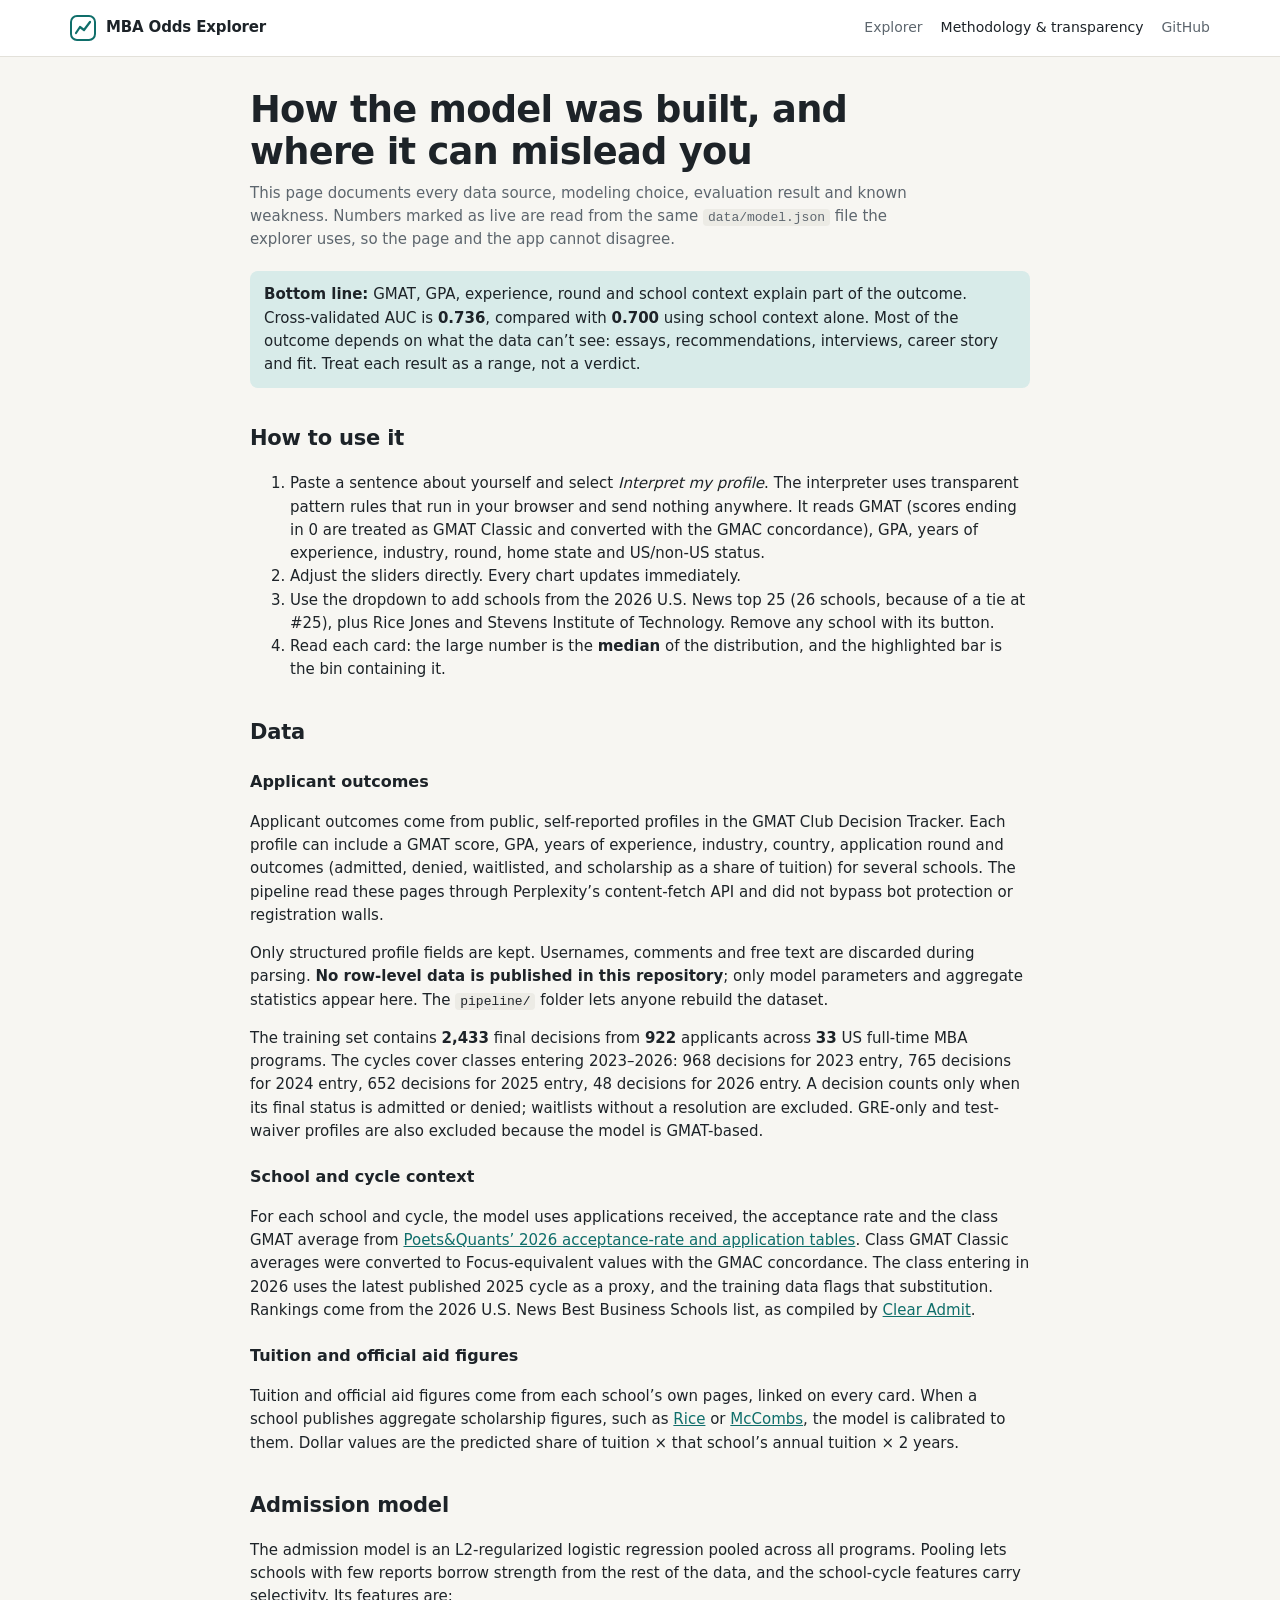
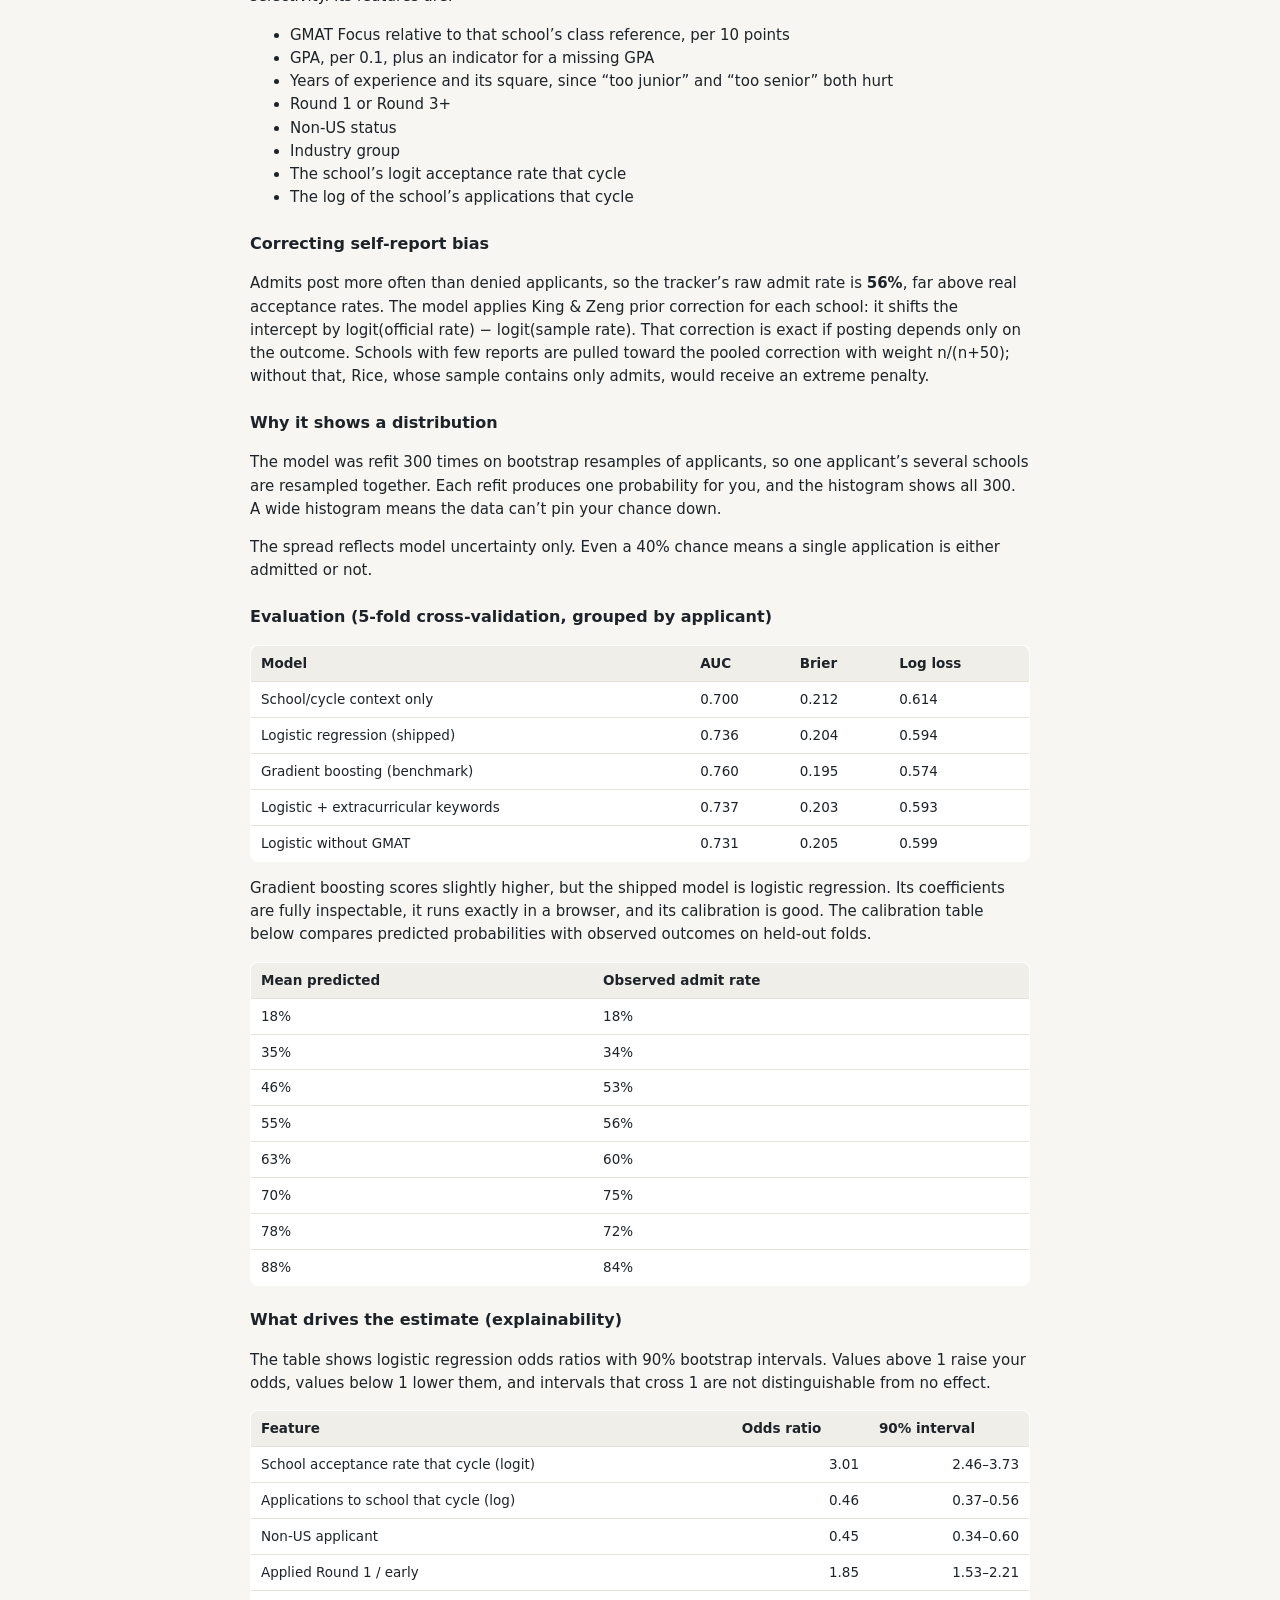
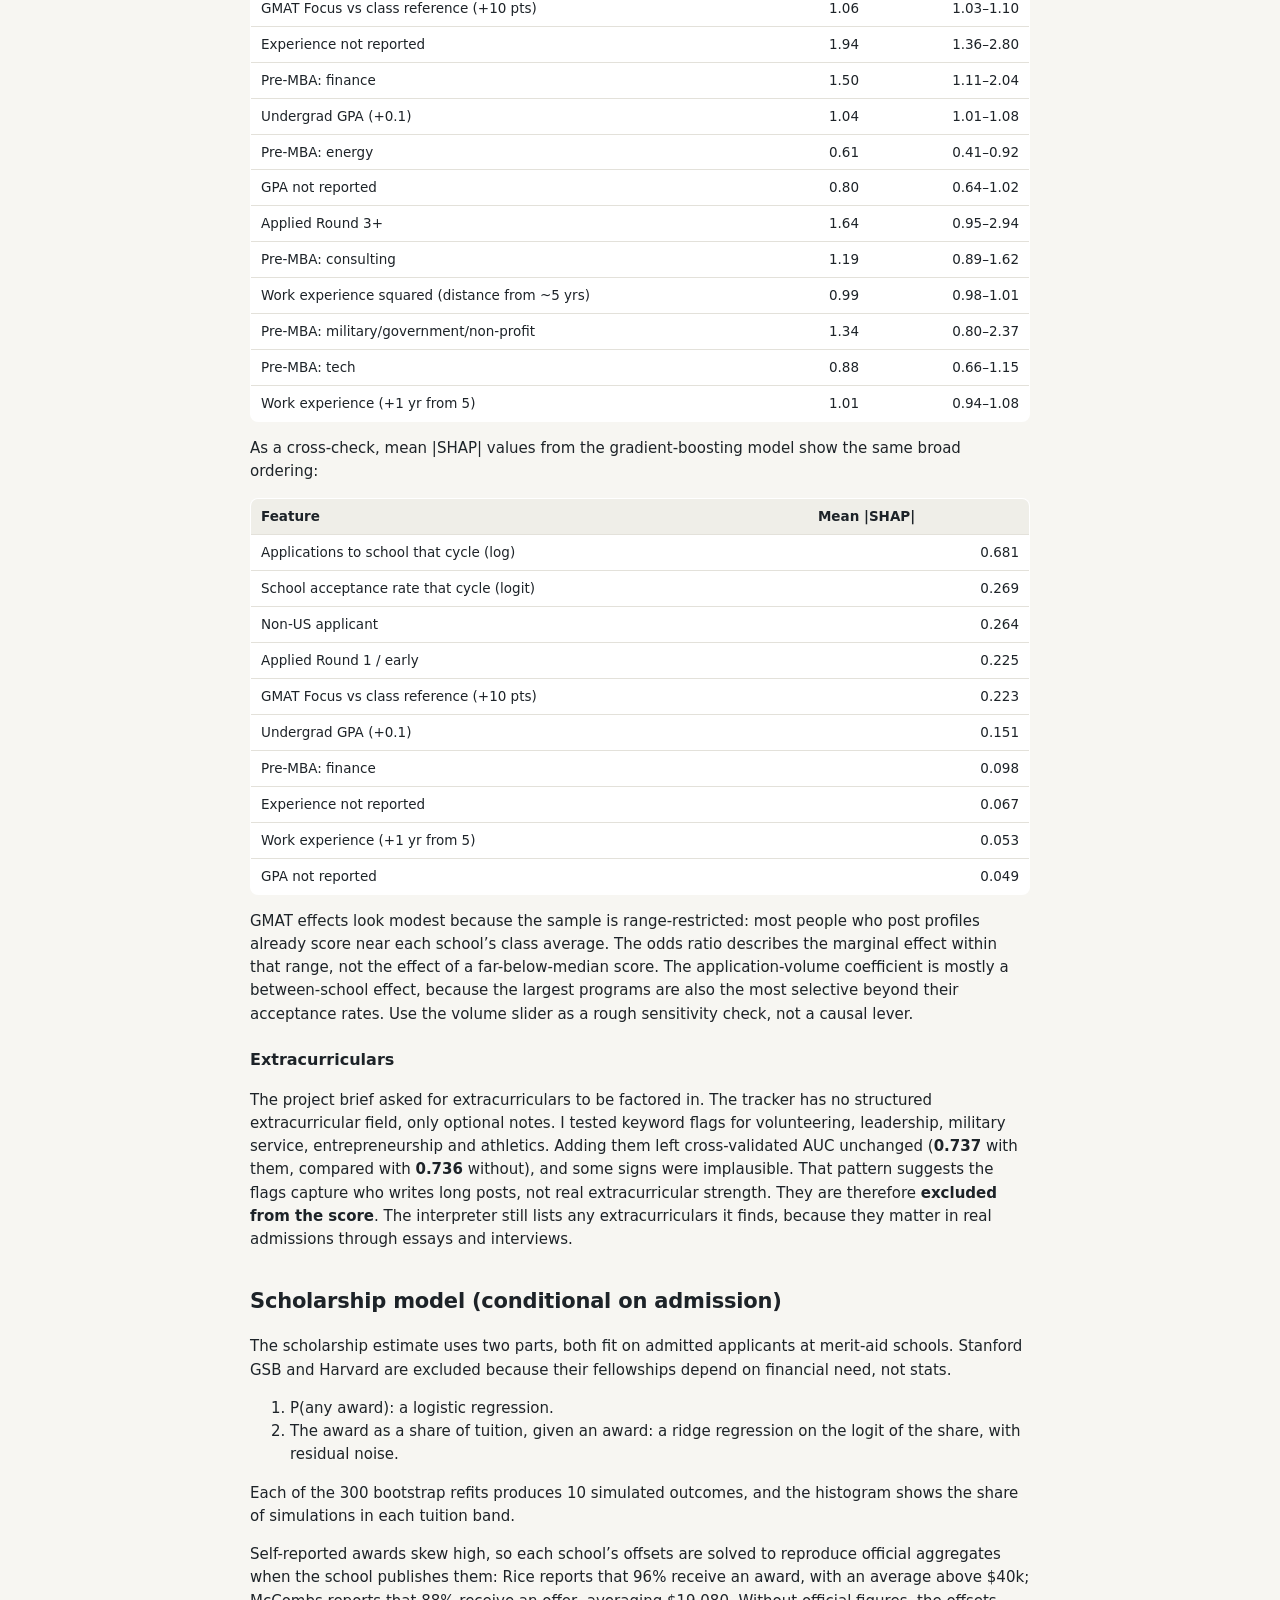
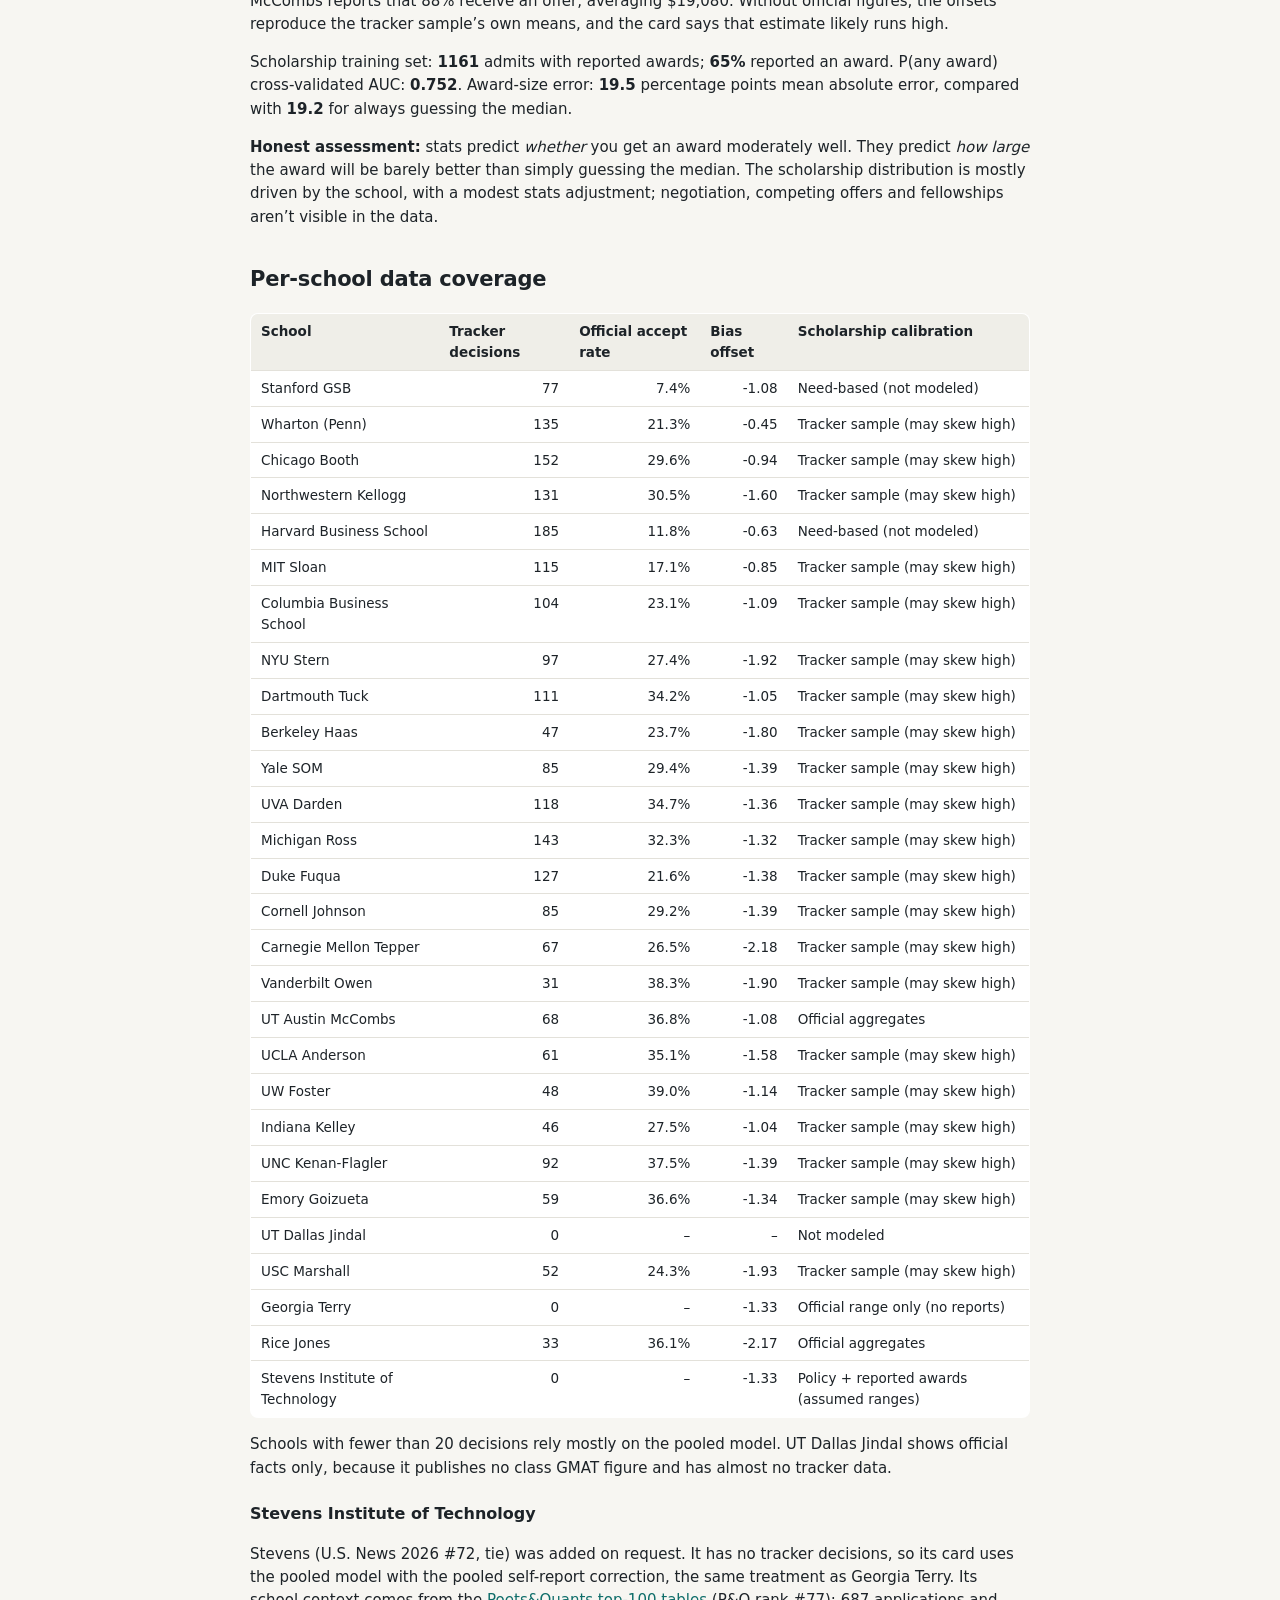
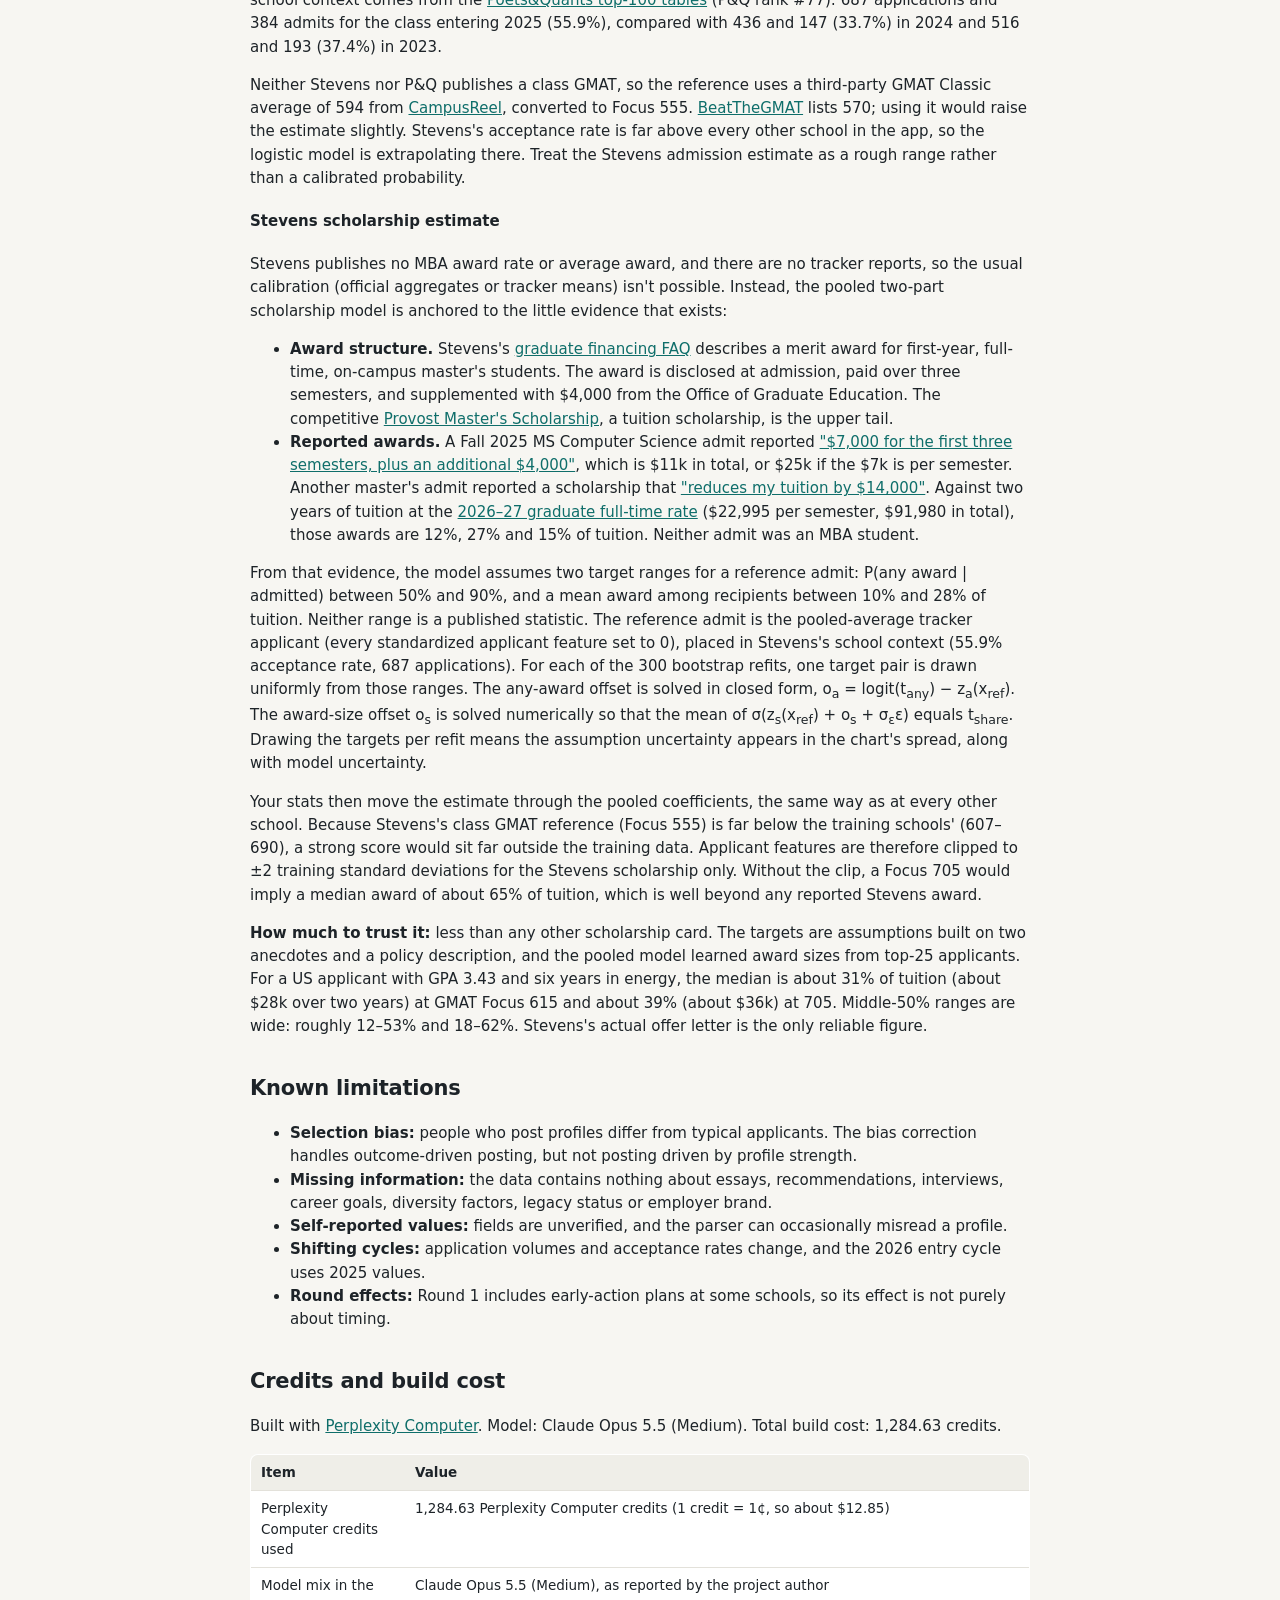
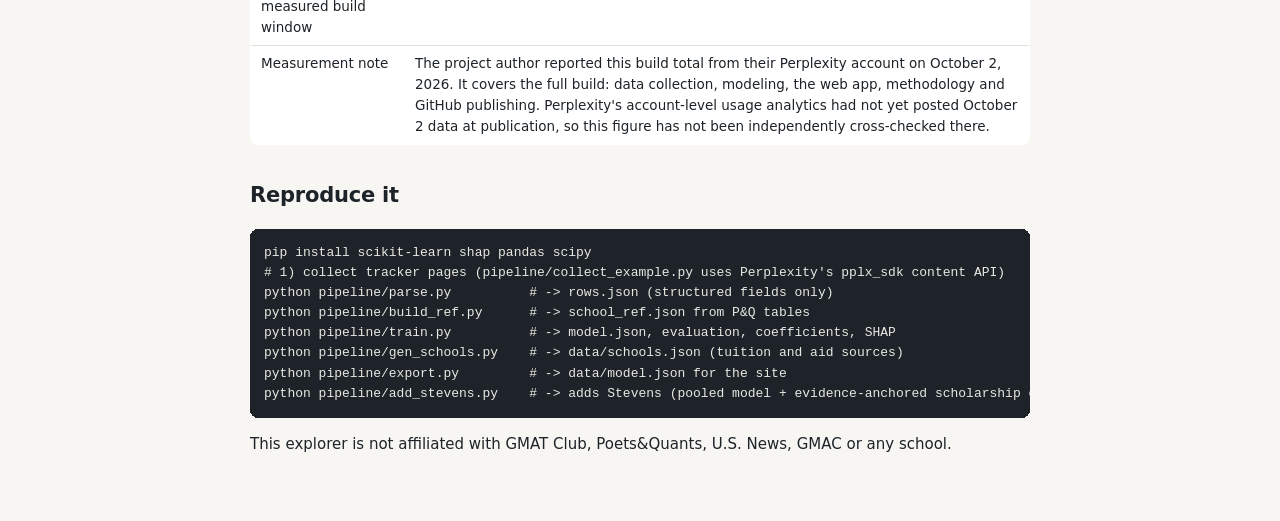
<file: methodology.html>
<!doctype html>
<html lang="en">
<head>
<meta charset="utf-8">
<meta name="viewport" content="width=device-width, initial-scale=1">
<title>Methodology &amp; transparency · MBA Odds Explorer</title>
<link rel="stylesheet" href="assets/style.css">
</head>
<body>
<header class="top"><div class="wrap">
  <div class="brand">
    <svg width="26" height="26" viewBox="0 0 26 26" aria-label="logo"><rect x="1" y="1" width="24" height="24" rx="6" fill="none" stroke="#0f6e6a" stroke-width="2"/><path d="M6 18 L10 12 L14 15 L20 7" fill="none" stroke="#0f6e6a" stroke-width="2.2" stroke-linecap="round" stroke-linejoin="round"/></svg>
    MBA Odds Explorer
  </div>
  <nav><a href="index.html">Explorer</a><a class="on" href="methodology.html">Methodology &amp; transparency</a><a href="https://github.com/bdas123/mba-admissions-predictor">GitHub</a></nav>
</div></header>

<main class="wrap doc">
<h1>How the model was built, and where it can mislead you</h1>
<p class="lede">This page documents every data source, modeling choice, evaluation result and known weakness. Numbers marked as live are read from the same <code>data/model.json</code> file the explorer uses, so the page and the app cannot disagree.</p>

<div class="callout"><strong>Bottom line:</strong> GMAT, GPA, experience, round and school context explain part of the outcome. Cross-validated AUC is <b class="live" data-k="auc_lr">–</b>, compared with <b class="live" data-k="auc_base">–</b> using school context alone. Most of the outcome depends on what the data can’t see: essays, recommendations, interviews, career story and fit. Treat each result as a range, not a verdict.</div>

<h2>How to use it</h2>
<ol>
  <li>Paste a sentence about yourself and select <em>Interpret my profile</em>. The interpreter uses transparent pattern rules that run in your browser and send nothing anywhere. It reads GMAT (scores ending in 0 are treated as GMAT Classic and converted with the GMAC concordance), GPA, years of experience, industry, round, home state and US/non-US status.</li>
  <li>Adjust the sliders directly. Every chart updates immediately.</li>
  <li>Use the dropdown to add schools from the 2026 U.S. News top 25 (26 schools, because of a tie at #25), plus Rice Jones and Stevens Institute of Technology. Remove any school with its button.</li>
  <li>Read each card: the large number is the <strong>median</strong> of the distribution, and the highlighted bar is the bin containing it.</li>
</ol>

<h2>Data</h2>
<h3>Applicant outcomes</h3>
<p>Applicant outcomes come from public, self-reported profiles in the GMAT Club Decision Tracker. Each profile can include a GMAT score, GPA, years of experience, industry, country, application round and outcomes (admitted, denied, waitlisted, and scholarship as a share of tuition) for several schools. The pipeline read these pages through Perplexity’s content-fetch API and did not bypass bot protection or registration walls.</p>
<p>Only structured profile fields are kept. Usernames, comments and free text are discarded during parsing. <strong>No row-level data is published in this repository</strong>; only model parameters and aggregate statistics appear here. The <code>pipeline/</code> folder lets anyone rebuild the dataset.</p>
<p>The training set contains <b class="live" data-k="n_train">–</b> final decisions from <b class="live" data-k="n_app">–</b> applicants across <b class="live" data-k="n_sch">–</b> US full-time MBA programs. The cycles cover classes entering 2023–2026: <span class="live" data-k="intake">–</span>. A decision counts only when its final status is admitted or denied; waitlists without a resolution are excluded. GRE-only and test-waiver profiles are also excluded because the model is GMAT-based.</p>
<h3>School and cycle context</h3>
<p>For each school and cycle, the model uses applications received, the acceptance rate and the class GMAT average from <a href="https://poetsandquants.com/2026/08/02/acceptance-rates-yield-apps-at-the-top-100-u-s-mba-programs-for-2026/">Poets&amp;Quants’ 2026 acceptance-rate and application tables</a>. Class GMAT Classic averages were converted to Focus-equivalent values with the GMAC concordance. The class entering in 2026 uses the latest published 2025 cycle as a proxy, and the training data flags that substitution. Rankings come from the 2026 U.S. News Best Business Schools list, as compiled by <a href="https://www.clearadmit.com/mba-rankings/usnews/">Clear Admit</a>.</p>
<h3>Tuition and official aid figures</h3>
<p>Tuition and official aid figures come from each school’s own pages, linked on every card. When a school publishes aggregate scholarship figures, such as <a href="https://business.rice.edu/admissions-blog/guide-to-2025-full-time-MBA-scholarships">Rice</a> or <a href="https://blogs.mccombs.utexas.edu/mba-insider/funding-your-texas-mccombs-full-time-mba-investment-impact/">McCombs</a>, the model is calibrated to them. Dollar values are the predicted share of tuition × that school’s annual tuition × 2 years.</p>

<h2>Admission model</h2>
<p>The admission model is an L2-regularized logistic regression pooled across all programs. Pooling lets schools with few reports borrow strength from the rest of the data, and the school-cycle features carry selectivity. Its features are:</p>
<ul>
  <li>GMAT Focus relative to that school’s class reference, per 10 points</li>
  <li>GPA, per 0.1, plus an indicator for a missing GPA</li>
  <li>Years of experience and its square, since “too junior” and “too senior” both hurt</li>
  <li>Round 1 or Round 3+</li>
  <li>Non-US status</li>
  <li>Industry group</li>
  <li>The school’s logit acceptance rate that cycle</li>
  <li>The log of the school’s applications that cycle</li>
</ul>

<h3>Correcting self-report bias</h3>
<p>Admits post more often than denied applicants, so the tracker’s raw admit rate is <b class="live" data-k="train_rate">–</b>, far above real acceptance rates. The model applies King &amp; Zeng prior correction for each school: it shifts the intercept by logit(official rate) − logit(sample rate). That correction is exact if posting depends only on the outcome. Schools with few reports are pulled toward the pooled correction with weight n/(n+50); without that, Rice, whose sample contains only admits, would receive an extreme penalty.</p>

<h3>Why it shows a distribution</h3>
<p>The model was refit 300 times on bootstrap resamples of applicants, so one applicant’s several schools are resampled together. Each refit produces one probability for you, and the histogram shows all 300. A wide histogram means the data can’t pin your chance down.</p>
<p>The spread reflects model uncertainty only. Even a 40% chance means a single application is either admitted or not.</p>

<h3>Evaluation (5-fold cross-validation, grouped by applicant)</h3>
<table id="evalTbl"><thead><tr><th>Model</th><th>AUC</th><th>Brier</th><th>Log loss</th></tr></thead><tbody></tbody></table>
<p>Gradient boosting scores slightly higher, but the shipped model is logistic regression. Its coefficients are fully inspectable, it runs exactly in a browser, and its calibration is good. The calibration table below compares predicted probabilities with observed outcomes on held-out folds.</p>
<table id="calTbl"><thead><tr><th>Mean predicted</th><th>Observed admit rate</th></tr></thead><tbody></tbody></table>

<h3>What drives the estimate (explainability)</h3>
<p>The table shows logistic regression odds ratios with 90% bootstrap intervals. Values above 1 raise your odds, values below 1 lower them, and intervals that cross 1 are not distinguishable from no effect.</p>
<table id="coefTbl"><thead><tr><th>Feature</th><th class="num">Odds ratio</th><th class="num">90% interval</th></tr></thead><tbody></tbody></table>
<p>As a cross-check, mean |SHAP| values from the gradient-boosting model show the same broad ordering:</p>
<table id="shapTbl"><thead><tr><th>Feature</th><th class="num">Mean |SHAP|</th></tr></thead><tbody></tbody></table>
<p>GMAT effects look modest because the sample is range-restricted: most people who post profiles already score near each school’s class average. The odds ratio describes the marginal effect within that range, not the effect of a far-below-median score. The application-volume coefficient is mostly a between-school effect, because the largest programs are also the most selective beyond their acceptance rates. Use the volume slider as a rough sensitivity check, not a causal lever.</p>

<h3 id="extracurriculars">Extracurriculars</h3>
<p>The project brief asked for extracurriculars to be factored in. The tracker has no structured extracurricular field, only optional notes. I tested keyword flags for volunteering, leadership, military service, entrepreneurship and athletics. Adding them left cross-validated AUC unchanged (<b class="live" data-k="auc_ec">–</b> with them, compared with <b class="live" data-k="auc_lr2">–</b> without), and some signs were implausible. That pattern suggests the flags capture who writes long posts, not real extracurricular strength. They are therefore <strong>excluded from the score</strong>. The interpreter still lists any extracurriculars it finds, because they matter in real admissions through essays and interviews.</p>

<h2>Scholarship model (conditional on admission)</h2>
<p>The scholarship estimate uses two parts, both fit on admitted applicants at merit-aid schools. Stanford GSB and Harvard are excluded because their fellowships depend on financial need, not stats.</p>
<ol>
  <li>P(any award): a logistic regression.</li>
  <li>The award as a share of tuition, given an award: a ridge regression on the logit of the share, with residual noise.</li>
</ol>
<p>Each of the 300 bootstrap refits produces 10 simulated outcomes, and the histogram shows the share of simulations in each tuition band.</p>
<p>Self-reported awards skew high, so each school’s offsets are solved to reproduce official aggregates when the school publishes them: Rice reports that 96% receive an award, with an average above $40k; McCombs reports that 88% receive an offer, averaging $19,080. Without official figures, the offsets reproduce the tracker sample’s own means, and the card says that estimate likely runs high.</p>
<p class="live-block" id="schEval"></p>
<p><strong>Honest assessment:</strong> stats predict <em>whether</em> you get an award moderately well. They predict <em>how large</em> the award will be barely better than simply guessing the median. The scholarship distribution is mostly driven by the school, with a modest stats adjustment; negotiation, competing offers and fellowships aren’t visible in the data.</p>

<h2>Per-school data coverage</h2>
<table id="covTbl"><thead><tr><th>School</th><th class="num">Tracker decisions</th><th class="num">Official accept rate</th><th class="num">Bias offset</th><th>Scholarship calibration</th></tr></thead><tbody></tbody></table>
<p>Schools with fewer than 20 decisions rely mostly on the pooled model. UT Dallas Jindal shows official facts only, because it publishes no class GMAT figure and has almost no tracker data.</p>
<h3 id="stevens">Stevens Institute of Technology</h3>
<p>Stevens (U.S. News 2026 #72, tie) was added on request. It has no tracker decisions, so its card uses the pooled model with the pooled self-report correction, the same treatment as Georgia Terry. Its school context comes from the <a href="https://poetsandquants.com/2026/08/02/acceptance-rates-yield-apps-at-the-top-100-u-s-mba-programs-for-2026/">Poets&amp;Quants top-100 tables</a> (P&amp;Q rank #77): 687 applications and 384 admits for the class entering 2025 (55.9%), compared with 436 and 147 (33.7%) in 2024 and 516 and 193 (37.4%) in 2023.</p>
<p>Neither Stevens nor P&amp;Q publishes a class GMAT, so the reference uses a third-party GMAT Classic average of 594 from <a href="https://www.campusreel.org/mba-programs/guides/stevens-institute-of-technology-mba-mba-profile-acceptance-rate-gmat-scores">CampusReel</a>, converted to Focus 555. <a href="https://www.beatthegmat.com/mba/school/stevens-institute-of-technology">BeatTheGMAT</a> lists 570; using it would raise the estimate slightly. Stevens's acceptance rate is far above every other school in the app, so the logistic model is extrapolating there. Treat the Stevens admission estimate as a rough range rather than a calibrated probability.</p>
<h4>Stevens scholarship estimate</h4>
<p>Stevens publishes no MBA award rate or average award, and there are no tracker reports, so the usual calibration (official aggregates or tracker means) isn't possible. Instead, the pooled two-part scholarship model is anchored to the little evidence that exists:</p>
<ul>
  <li><strong>Award structure.</strong> Stevens's <a href="https://www.stevens.edu/page-basic/graduate-financing-frequently-asked-questions">graduate financing FAQ</a> describes a merit award for first-year, full-time, on-campus master's students. The award is disclosed at admission, paid over three semesters, and supplemented with $4,000 from the Office of Graduate Education. The competitive <a href="https://www.stevens.edu/graduate-funding-and-aid/masters-scholarships-and-fellowships">Provost Master's Scholarship</a>, a tuition scholarship, is the upper tail.</li>
  <li><strong>Reported awards.</strong> A Fall 2025 MS Computer Science admit reported <a href="https://www.reddit.com/r/stevens/comments/1imajhm/decision_for_stevens/">"$7,000 for the first three semesters, plus an additional $4,000"</a>, which is $11k in total, or $25k if the $7k is per semester. Another master's admit reported a scholarship that <a href="https://www.reddit.com/r/stevens/comments/1kbi34d/can_i_negotiate_a_higher_scholarship_at_stevens/">"reduces my tuition by $14,000"</a>. Against two years of tuition at the <a href="https://www.stevens.edu/office-of-student-accounts/tuition-and-fees">2026–27 graduate full-time rate</a> ($22,995 per semester, $91,980 in total), those awards are 12%, 27% and 15% of tuition. Neither admit was an MBA student.</li>
</ul>
<p>From that evidence, the model assumes two target ranges for a reference admit: P(any award | admitted) between 50% and 90%, and a mean award among recipients between 10% and 28% of tuition. Neither range is a published statistic. The reference admit is the pooled-average tracker applicant (every standardized applicant feature set to 0), placed in Stevens's school context (55.9% acceptance rate, 687 applications). For each of the 300 bootstrap refits, one target pair is drawn uniformly from those ranges. The any-award offset is solved in closed form, o<sub>a</sub> = logit(t<sub>any</sub>) − z<sub>a</sub>(x<sub>ref</sub>). The award-size offset o<sub>s</sub> is solved numerically so that the mean of σ(z<sub>s</sub>(x<sub>ref</sub>) + o<sub>s</sub> + σ<sub>ε</sub>ε) equals t<sub>share</sub>. Drawing the targets per refit means the assumption uncertainty appears in the chart's spread, along with model uncertainty.</p>
<p>Your stats then move the estimate through the pooled coefficients, the same way as at every other school. Because Stevens's class GMAT reference (Focus 555) is far below the training schools' (607–690), a strong score would sit far outside the training data. Applicant features are therefore clipped to ±2 training standard deviations for the Stevens scholarship only. Without the clip, a Focus 705 would imply a median award of about 65% of tuition, which is well beyond any reported Stevens award.</p>
<p><strong>How much to trust it:</strong> less than any other scholarship card. The targets are assumptions built on two anecdotes and a policy description, and the pooled model learned award sizes from top-25 applicants. For a US applicant with GPA 3.43 and six years in energy, the median is about 31% of tuition (about $28k over two years) at GMAT Focus 615 and about 39% (about $36k) at 705. Middle-50% ranges are wide: roughly 12–53% and 18–62%. Stevens's actual offer letter is the only reliable figure.</p>

<h2>Known limitations</h2>
<ul>
  <li><strong>Selection bias:</strong> people who post profiles differ from typical applicants. The bias correction handles outcome-driven posting, but not posting driven by profile strength.</li>
  <li><strong>Missing information:</strong> the data contains nothing about essays, recommendations, interviews, career goals, diversity factors, legacy status or employer brand.</li>
  <li><strong>Self-reported values:</strong> fields are unverified, and the parser can occasionally misread a profile.</li>
  <li><strong>Shifting cycles:</strong> application volumes and acceptance rates change, and the 2026 entry cycle uses 2025 values.</li>
  <li><strong>Round effects:</strong> Round 1 includes early-action plans at some schools, so its effect is not purely about timing.</li>
</ul>

<h2 id="credits">Credits and build cost</h2>
<p id="creditsText">Built with <a href="https://www.perplexity.ai/computer">Perplexity Computer</a>. Model: Claude Opus 5.5 (Medium). Total build cost: 1,284.63 credits.</p>
<table id="creditTbl"><thead><tr><th>Item</th><th>Value</th></tr></thead><tbody>
  <tr><td>Perplexity Computer credits used</td><td id="credTotal">See note</td></tr>
  <tr><td>Model mix in the measured build window</td><td id="credModels">See note</td></tr>
  <tr><td>Measurement note</td><td id="credNote"></td></tr>
</tbody></table>

<h2>Reproduce it</h2>
<pre>pip install scikit-learn shap pandas scipy
# 1) collect tracker pages (pipeline/collect_example.py uses Perplexity's pplx_sdk content API)
python pipeline/parse.py          # -> rows.json (structured fields only)
python pipeline/build_ref.py      # -> school_ref.json from P&amp;Q tables
python pipeline/train.py          # -> model.json, evaluation, coefficients, SHAP
python pipeline/gen_schools.py    # -> data/schools.json (tuition and aid sources)
python pipeline/export.py         # -> data/model.json for the site
python pipeline/add_stevens.py    # -> adds Stevens (pooled model + evidence-anchored scholarship offsets, no retraining)</pre>
<p>This explorer is not affiliated with GMAT Club, Poets&amp;Quants, U.S. News, GMAC or any school.</p>
</main>
<script>
fetch("data/model.json").then(r => r.json()).then(M => {
  const set = (k, v) => document.querySelectorAll(`[data-k="${k}"]`).forEach(e => e.textContent = v);
  set("auc_lr", M.eval.logistic_regression.auc.toFixed(3)); set("auc_lr2", M.eval.logistic_regression.auc.toFixed(3));
  set("auc_base", M.eval.context_only_baseline.auc.toFixed(3)); set("auc_ec", M.eval.logistic_plus_extracurricular_keywords.auc.toFixed(3));
  set("n_train", M.n_train.toLocaleString()); set("n_app", M.n_applicants.toLocaleString()); set("n_sch", M.n_schools);
  set("train_rate", (100 * M.train_admit_rate).toFixed(0) + "%");
  set("intake", Object.entries(M.intake_counts).map(([y, n]) => `${n} decisions for ${y} entry`).join(", "));
  const names = {context_only_baseline: "School/cycle context only", logistic_regression: "Logistic regression (shipped)", gradient_boosting: "Gradient boosting (benchmark)", logistic_plus_extracurricular_keywords: "Logistic + extracurricular keywords", logistic_without_gmat: "Logistic without GMAT"};
  document.querySelector("#evalTbl tbody").innerHTML = Object.entries(names).map(([k, n]) => `<tr><td>${n}</td><td>${M.eval[k].auc.toFixed(3)}</td><td>${M.eval[k].brier.toFixed(3)}</td><td>${M.eval[k].log_loss.toFixed(3)}</td></tr>`).join("");
  document.querySelector("#calTbl tbody").innerHTML = M.eval.lr_calibration.map(c => `<tr><td>${(100*c.mean_pred).toFixed(0)}%</td><td>${(100*c.observed).toFixed(0)}%</td></tr>`).join("");
  document.querySelector("#coefTbl tbody").innerHTML = M.coef_table.map(c => `<tr><td>${c.label}</td><td class="num">${c.odds_ratio_per_unit.toFixed(2)}</td><td class="num">${c.or_90ci[0].toFixed(2)}–${c.or_90ci[1].toFixed(2)}</td></tr>`).join("");
  document.querySelector("#shapTbl tbody").innerHTML = M.gb_shap_importance.slice(0, 10).map(c => `<tr><td>${c.label}</td><td class="num">${c.mean_abs_shap.toFixed(3)}</td></tr>`).join("");
  const e = M.sch_eval;
  document.getElementById("schEval").innerHTML = `Scholarship training set: <b>${e.n_admits_with_scholarship_info}</b> admits with reported awards; <b>${(100*e.share_receiving_any).toFixed(0)}%</b> reported an award. P(any award) cross-validated AUC: <b>${e.any_award_auc}</b>. Award-size error: <b>${e.share_mae_pct_points}</b> percentage points mean absolute error, compared with <b>${e.share_mae_naive_median}</b> for always guessing the median.`;
  fetch("data/schools.json").then(r => r.json()).then(S => {
    const rows = Object.keys(S).sort((a, b) => parseInt(S[a].usnews_rank) - parseInt(S[b].usnews_rank)).map(k => {
      const p = M.prior_correction[k] || {}; const o = M.sch_school_offsets[k] || {};
      const basis = S[k].aid_basis === "need" ? "Need-based (not modeled)" : S[k].aid_basis === "official_only" ? "Not modeled" : S[k].aid_basis === "range_only" ? "Official range only (no reports)" : S[k].aid_basis === "policy_only" ? "Official policy only (no reports)" : ({official: "Official aggregates", tracker_sample: "Tracker sample (may skew high)", pooled_only: "Pooled only", evidence_anchored: "Policy + reported awards (assumed ranges)"}[o.basis] || "–");
      return `<tr><td>${S[k].name}</td><td class="num">${p.n ?? 0}</td><td class="num">${p.official_rate != null ? (100*p.official_rate).toFixed(1) + "%" : "–"}</td><td class="num">${p.offset != null ? p.offset.toFixed(2) : "–"}</td><td>${basis}</td></tr>`;
    });
    document.querySelector("#covTbl tbody").innerHTML = rows.join("");
  });
  fetch("data/credits.json").then(r => r.ok ? r.json() : null).then(C => {
    if (!C) return;
    document.getElementById("credTotal").textContent = C.total_display;
    document.getElementById("credModels").textContent = C.models_display;
    document.getElementById("credNote").textContent = C.note;
  }).catch(() => {});
});
</script>
</body>
</html>
</file>
<file: assets/style.css>
:root {
  --bg: #f7f6f2; --surface: #ffffff; --ink: #1d2328; --muted: #5d666e; --line: #e3e1da;
  --accent: #0f6e6a; --accent-soft: #d8ebe9; --bar: #c9d3d6; --warn: #8a5a00; --warn-bg: #fbf3e2;
  --radius: 10px; --font: "Inter", system-ui, -apple-system, "Segoe UI", sans-serif;
}
* { box-sizing: border-box; }
body { margin: 0; font-family: var(--font); background: var(--bg); color: var(--ink); font-size: 15px; line-height: 1.55; }
a { color: var(--accent); }
.wrap { max-width: 1180px; margin: 0 auto; padding: 0 20px; }
.top { border-bottom: 1px solid var(--line); background: var(--surface); }
.top .wrap { display: flex; align-items: center; justify-content: space-between; height: 56px; gap: 16px; }
.brand { display: flex; align-items: center; gap: 10px; font-weight: 650; letter-spacing: -0.01em; }
.brand svg { flex: none; }
nav a { margin-left: 18px; text-decoration: none; color: var(--muted); font-size: 14px; }
nav a:hover, nav a.on { color: var(--ink); }
h1 { font-size: clamp(1.6rem, 1.2rem + 1.4vw, 2.3rem); letter-spacing: -0.02em; line-height: 1.15; margin: 32px 0 8px; max-width: 24ch; }
.lede { color: var(--muted); max-width: 70ch; margin: 0 0 20px; }
.banner { background: var(--warn-bg); color: var(--warn); border: 1px solid #ecd9ad; border-radius: var(--radius); padding: 12px 14px; font-size: 14px; margin-bottom: 22px; }
.layout { display: grid; grid-template-columns: 320px 1fr; gap: 22px; align-items: start; padding-bottom: 40px; }
@media (max-width: 900px) { .layout { grid-template-columns: 1fr; } }
.panel { background: var(--surface); border: 1px solid var(--line); border-radius: var(--radius); padding: 18px; position: sticky; top: 16px; }
.panel h2 { font-size: 15px; margin: 0 0 10px; }
.panel textarea { width: 100%; min-height: 92px; border: 1px solid var(--line); border-radius: 8px; padding: 10px; font: inherit; font-size: 14px; resize: vertical; background: var(--bg); }
button { background: var(--accent); color: #fff; border: 0; border-radius: 8px; padding: 9px 14px; font: inherit; font-weight: 600; cursor: pointer; margin-top: 8px; }
button:hover { filter: brightness(1.08); }
#interp-out { font-size: 13px; color: var(--muted); margin: 8px 0 4px; min-height: 1em; }
.hint { font-size: 12px; color: var(--muted); }
.field { margin: 14px 0; }
.field label { display: flex; justify-content: space-between; font-size: 13px; font-weight: 600; margin-bottom: 4px; }
.field label span { font-variant-numeric: tabular-nums; color: var(--accent); }
input[type=range] { width: 100%; accent-color: var(--accent); }
select { width: 100%; padding: 7px; border-radius: 8px; border: 1px solid var(--line); font: inherit; background: var(--surface); }
.check { display: flex; gap: 8px; align-items: center; font-size: 13px; margin: 8px 0; }
hr { border: 0; border-top: 1px solid var(--line); margin: 16px 0; }
#cards { display: grid; gap: 16px; }
.card { background: var(--surface); border: 1px solid var(--line); border-radius: var(--radius); padding: 18px 18px 14px; }
.card h3 { margin: 0; font-size: 18px; letter-spacing: -0.01em; }
.meta { margin: 2px 0 12px; color: var(--muted); font-size: 13px; }
.pair { display: grid; grid-template-columns: 1fr 1fr; gap: 18px; }
@media (max-width: 640px) { .pair { grid-template-columns: 1fr; } }
.kicker { font-size: 12px; text-transform: uppercase; letter-spacing: 0.06em; color: var(--muted); font-weight: 600; }
.big { font-size: 30px; font-weight: 700; letter-spacing: -0.02em; color: var(--accent); font-variant-numeric: tabular-nums; line-height: 1.2; }
.sub { font-size: 12.5px; color: var(--muted); min-height: 1.4em; }
.chart { height: 150px; margin-top: 6px; }
.need { font-size: 13px; color: var(--muted); background: var(--bg); border-radius: 8px; padding: 10px; margin-top: 10px; }
.card footer { border-top: 1px solid var(--line); margin-top: 12px; padding-top: 8px; font-size: 12px; color: var(--muted); }
.stats { display: flex; flex-wrap: wrap; gap: 18px; font-size: 13px; color: var(--muted); margin-bottom: 18px; }
.stats b { color: var(--ink); font-variant-numeric: tabular-nums; }
.site-foot { border-top: 1px solid var(--line); background: var(--surface); padding: 18px 0 26px; font-size: 13px; color: var(--muted); }
/* methodology page */
.doc { max-width: 820px; padding-bottom: 50px; }
.doc h2 { margin-top: 34px; font-size: 21px; letter-spacing: -0.01em; }
.doc h3 { font-size: 16px; margin-top: 22px; }
.doc table { border-collapse: collapse; width: 100%; font-size: 13.5px; background: var(--surface); border: 1px solid var(--line); border-radius: 8px; overflow: hidden; }
.doc th, .doc td { text-align: left; padding: 7px 10px; border-bottom: 1px solid var(--line); vertical-align: top; }
.doc th { background: #efeee8; font-weight: 600; }
.doc td.num { font-variant-numeric: tabular-nums; text-align: right; }
.doc code { background: #ecebe5; padding: 1px 5px; border-radius: 4px; font-size: 13px; }
.doc pre { background: #1d2328; color: #e8e8e3; padding: 14px; border-radius: 8px; overflow-x: auto; font-size: 13px; }
.callout { background: var(--accent-soft); border-radius: 8px; padding: 12px 14px; margin: 14px 0; }

.picker { background: var(--surface); border: 1px solid var(--line); border-radius: var(--radius); padding: 14px 16px; margin-bottom: 16px; }
.picker label { font-size: 13px; font-weight: 600; display: block; margin-bottom: 6px; }
.picker .row { display: flex; gap: 8px; flex-wrap: wrap; align-items: center; }
.picker select { flex: 1 1 260px; width: auto; }
.picker button { margin-top: 0; }
button.ghost { background: transparent; color: var(--accent); border: 1px solid var(--accent); }
button:disabled { opacity: .45; cursor: default; }
.card header { display: flex; justify-content: space-between; gap: 12px; align-items: flex-start; }
button.rm { background: transparent; color: var(--muted); border: 1px solid var(--line); padding: 4px 10px; font-size: 12px; font-weight: 500; margin: 0; }
button.rm:hover { color: var(--ink); border-color: var(--muted); }
.empty { color: var(--muted); padding: 30px; text-align: center; background: var(--surface); border: 1px dashed var(--line); border-radius: var(--radius); }
</file>
